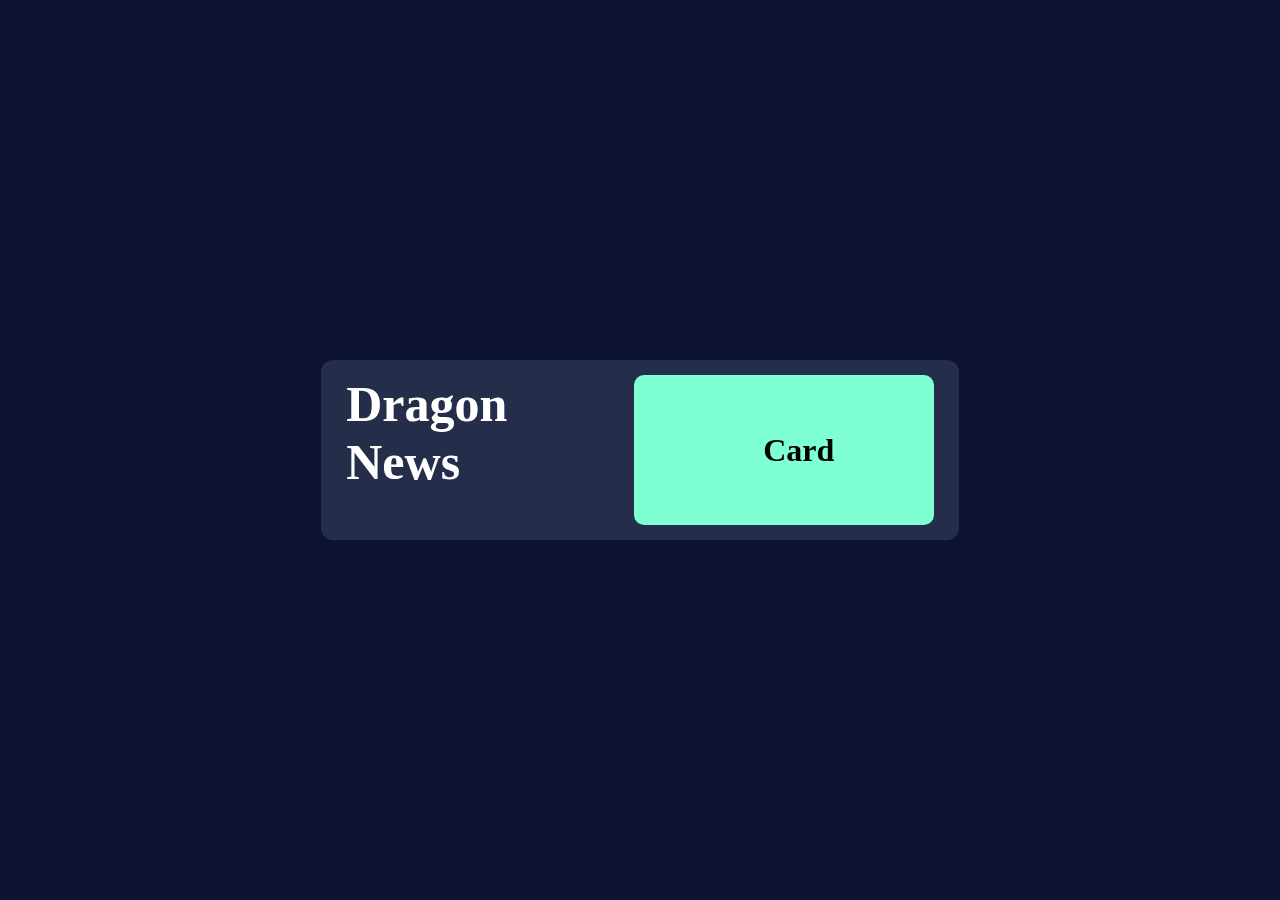
<file: card.html>
<!DOCTYPE html>
<html lang="en">

<head>
    <meta charset="UTF-8">
    <meta name="viewport" content="width=device-width, initial-scale=1.0">
    <title>Document</title>
</head>

<style>
    * {
        box-sizing: border-box;
        margin: 0;
        padding: 0;
    }

    body {
        justify-content: center;
        align-items: center;
        height: 100vh;
        background-color: rgb(13, 19, 49);
        display: flex;
    }

    .cardsecdiv{
        display: flex;
        padding: 15px 25px;
        border-radius: 12px;
        background-color: rgba(60, 73, 99, 0.507);
    }
    .cardsecdiv:hover{
       background-image: linear-gradient(to right, #4ead82d7, #49dd9ab6)
    }

    .carddiv {
        height: 150px;
        width: 300px;
        border-radius: 20px;
        border: none;
        background-color: aquamarine;
        text-align: center;
        align-items: center;
        justify-content: center;
        display: flex;
        border:none;
        padding: 10px;
        padding-left: 50px;
        padding-right: 20px;
        border-radius: 10px;

    }

    .carddiv:hover{
        border: none;
    }
    
    

    .carddivimage {
        position: relative;
        /* width: 400px;
        height: 200px; */
        transform-style: preserve-3d;
        transition: transform 0.6s ease-in-out;
        cursor: pointer;

    }

    .cardsecdiv:hover .carddivimage {
        transform: rotateY(-45deg);

    }


    .card-container {
        perspective: 360px;

    }


  

    /* text section */

    .honetext {
        font-size: 50px;
        color: white;
        width: 50%;
    }
</style>

<body>
    <div>
        <div class="cardsecdiv">
            <!-- text section -->
            <div>
                <h1 class="honetext">Dragon News</h1>
            </div>
            <!-- image section -->
            <div class="card-container">
                <div class="carddivimage">
                    <div class="carddiv">
                        <h1>Card</h1>
                        <div>
                            <p class=" right-arrow"></p>
                        </div>
                    </div>
                </div>
            </div>
        </div>
    </div>
</body>

</html>
</file>
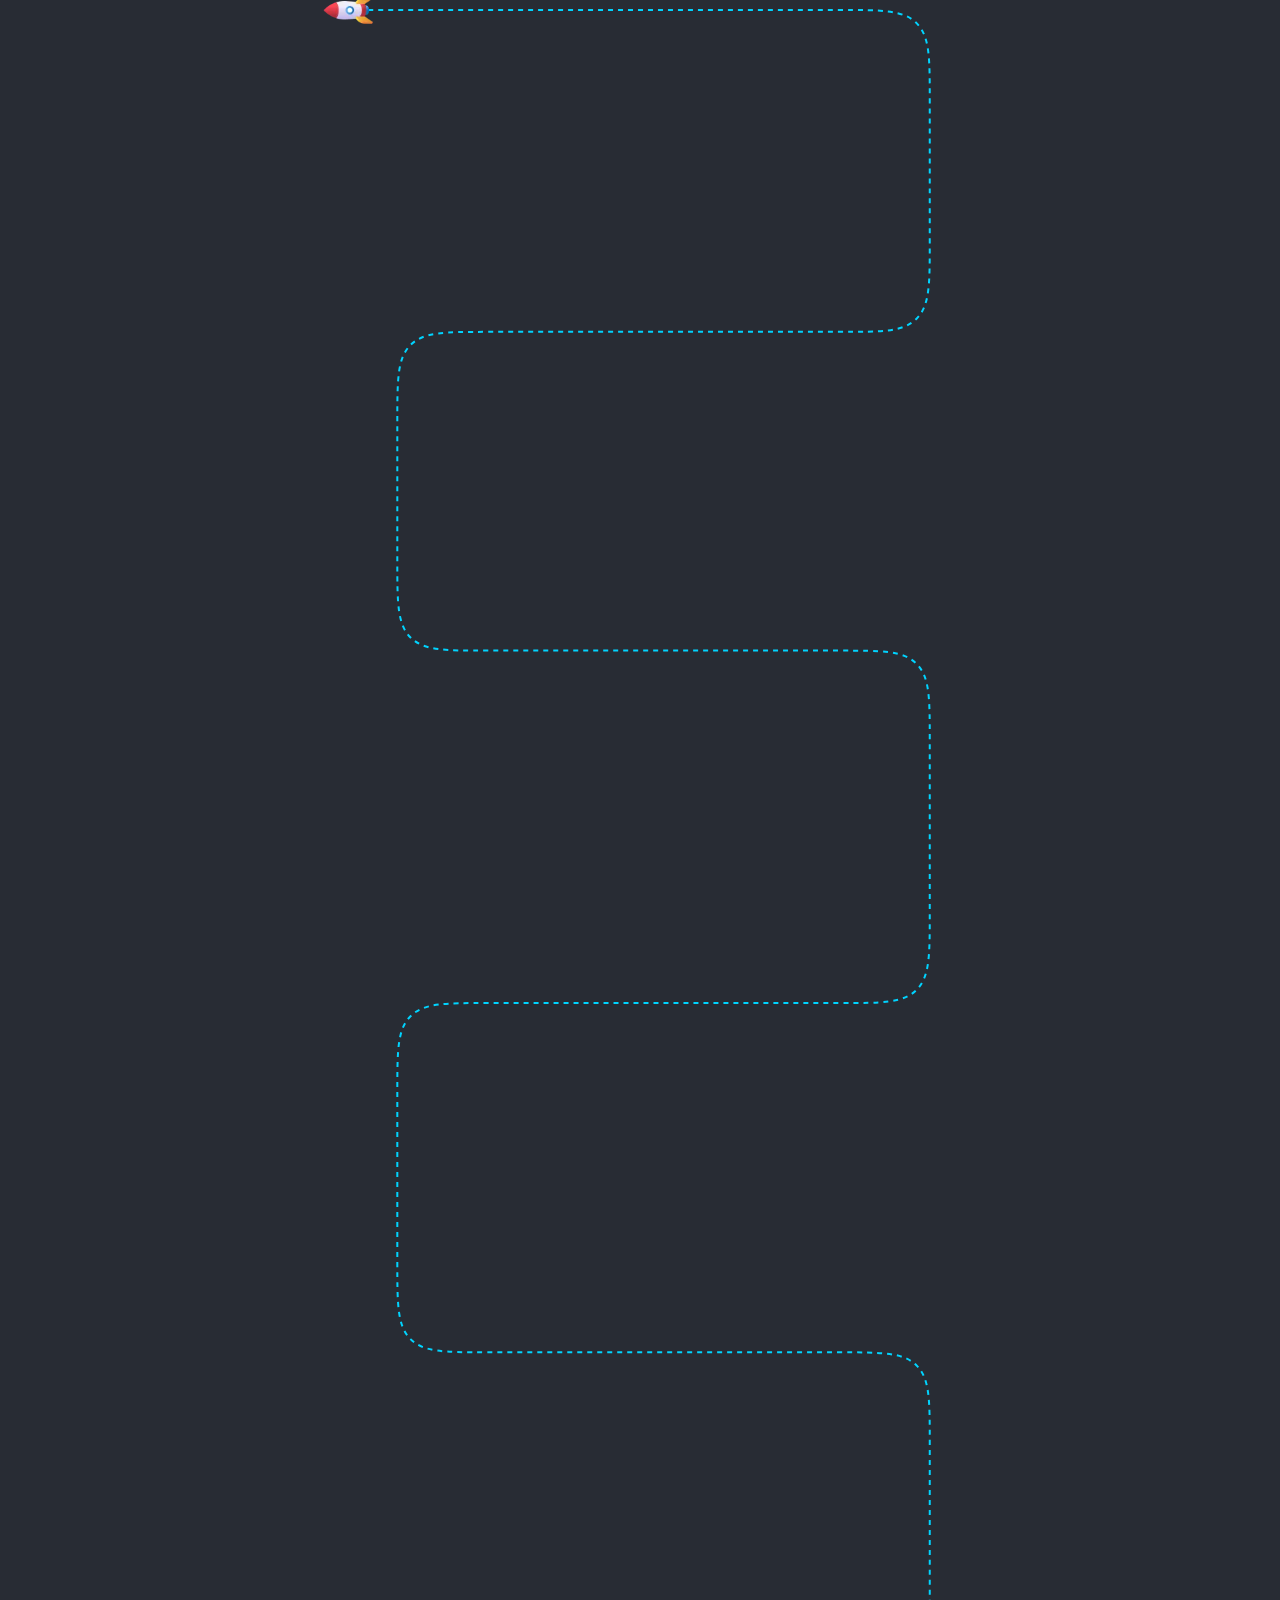
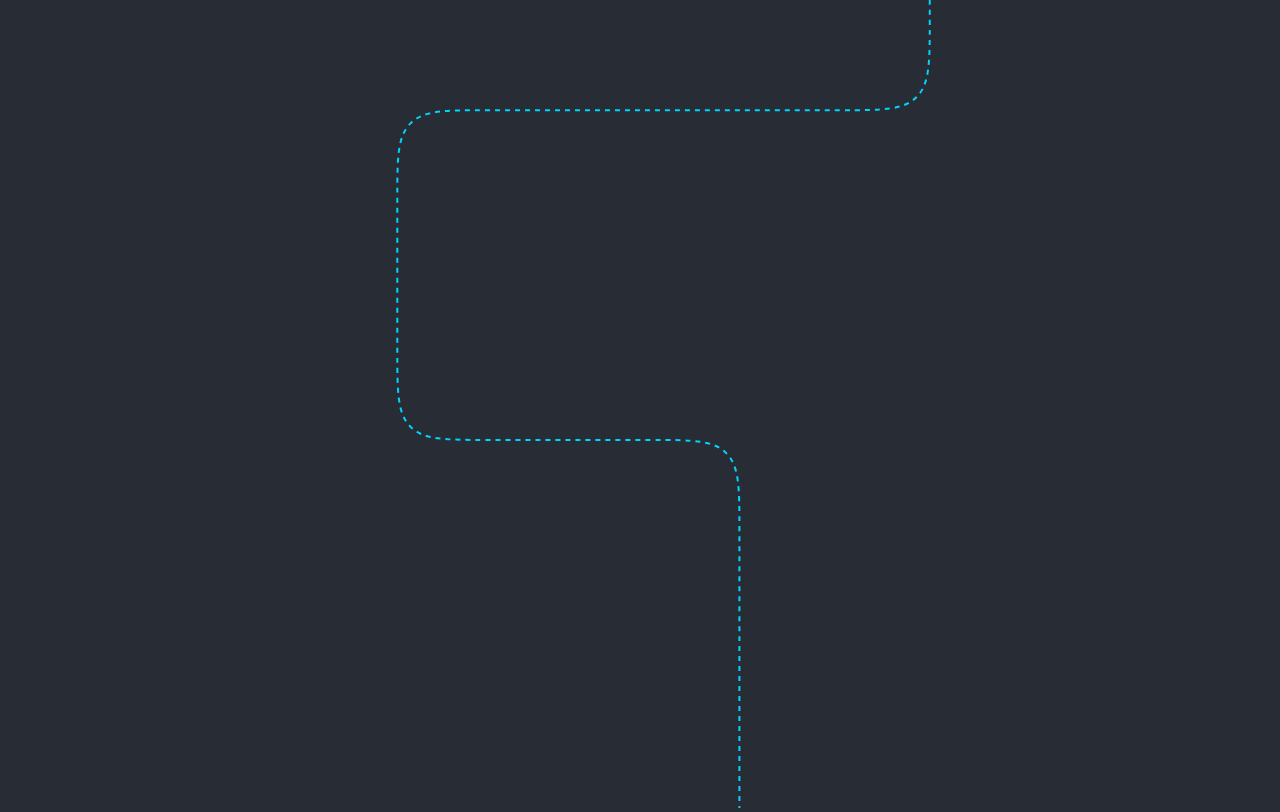
<file: path.html>
<!DOCTYPE html>
<html lang="en">
<head>
    <meta charset="UTF-8">
    <meta name="viewport" content="width=device-width, initial-scale=1.0">
    <title>Rocket Scroll Animation</title>
    <style>
        body {
            background-color: #282c34;
            display: flex;
            flex-direction: column;
            align-items: center;
            color: white;
            font-family: sans-serif;
            margin-top: 200;
        
        }

        .container {
            position: relative;
            height: 100vh;
        }

        .rocketdiv {
            width: 50px; /* Adjust size as needed */
            position: absolute;
            top: -13px;
            left: -17px;
            transform: translate(-50%, -50%);
            z-index: 50;
           
            
        }

        svg {
            position: relative;
            width: 600px;
            height: 2400px;
        }
    </style>
</head>
<body>
    <div class="container">
        <img class="rocketdiv" id="rocket" src="images/Rocket.webp" alt="Rocket">
        
        <svg width="584" height="2402" viewBox="0 0 584 2402" fill="none" xmlns="http://www.w3.org/2000/svg">
            <path id="motionPath" d="M0 2H492C534.426 2 555.64 2 568.82 15.1802C582 28.3604 582 49.5736 582 92V234.142C582 276.569 582 297.782 568.82 310.962C555.64 324.142 534.426 324.142 492 324.142H139.105C96.6789 324.142 75.4657 324.142 62.2855 337.323C49.1053 350.503 49.1053 371.716 49.1053 414.142V553.15C49.1053 595.576 49.1053 616.789 62.2855 629.969C75.4657 643.15 96.6789 643.15 139.105 643.15H492C534.426 643.15 555.64 643.15 568.82 656.33C582 669.51 582 690.723 582 733.15V905.86C582 948.287 582 969.5 568.82 982.68C555.64 995.86 534.426 995.86 492 995.86H139.105C96.6789 995.86 75.4657 995.86 62.2855 1009.04C49.1053 1022.22 49.1053 1043.43 49.1053 1085.86V1255.44C49.1053 1297.86 49.1053 1319.08 62.2855 1332.26C75.4657 1345.44 96.6789 1345.44 139.105 1345.44H492C534.426 1345.44 555.64 1345.44 568.82 1358.62C582 1371.8 582 1393.01 582 1435.44V1613.63C582 1656.06 582 1677.27 568.82 1690.45C555.64 1703.63 534.426 1703.63 492 1703.63H139.105C96.6789 1703.63 75.4657 1703.63 62.2855 1716.81C49.1053 1729.99 49.1053 1751.21 49.1053 1793.63V1943.61C49.1053 1986.04 49.1053 2007.25 62.2855 2020.43C75.4657 2033.61 96.6789 2033.61 139.105 2033.61H301.5C343.926 2033.61 365.14 2033.61 378.32 2046.79C391.5 2059.97 391.5 2081.19 391.5 2123.61V2402" 
            stroke="#00D4FF" stroke-width="2" stroke-dasharray="5 5"/>
        </svg>
    </div>

    <script>
        document.addEventListener("DOMContentLoaded", function () {
            const rocket = document.getElementById("rocket");
            const path = document.getElementById("motionPath");
            const pathLength = path.getTotalLength();
            let maxScroll = document.documentElement.scrollHeight - window.innerHeight;
            let lastScroll = window.scrollY;

            function updateRocketPosition() {
                let scrollY = window.scrollY;
                let direction = scrollY > lastScroll ? 1 : -1; // Detect scroll direction
                
                // Map scroll position to path length
                let percentage = scrollY / maxScroll;
                let pathPosition = percentage * pathLength;
                
                // Get current point
                let point = path.getPointAtLength(pathPosition);
                
                // Get next point for angle calculation
                let nextPoint = path.getPointAtLength(Math.min(pathPosition + 1, pathLength));
                
                // Calculate angle
                let dx = nextPoint.x - point.x;
                let dy = nextPoint.y - point.y;
                let angle = Math.atan2(dy, dx) * (180 / Math.PI);

                // Adjust rotation for scrolling direction
                if (direction === -1) {
                    angle += 180; // Flip the rocket when scrolling up
                }

                // Move and rotate the rocket
                rocket.style.transform = `translate(${point.x}px, ${point.y}px) rotate(${angle}deg)`;

                lastScroll = scrollY; // Update last scroll position
            }

            // Listen to scroll events
            window.addEventListener("scroll", updateRocketPosition);
            updateRocketPosition(); // Initial position update
        });
    </script>
</body>
</html>
</file>
